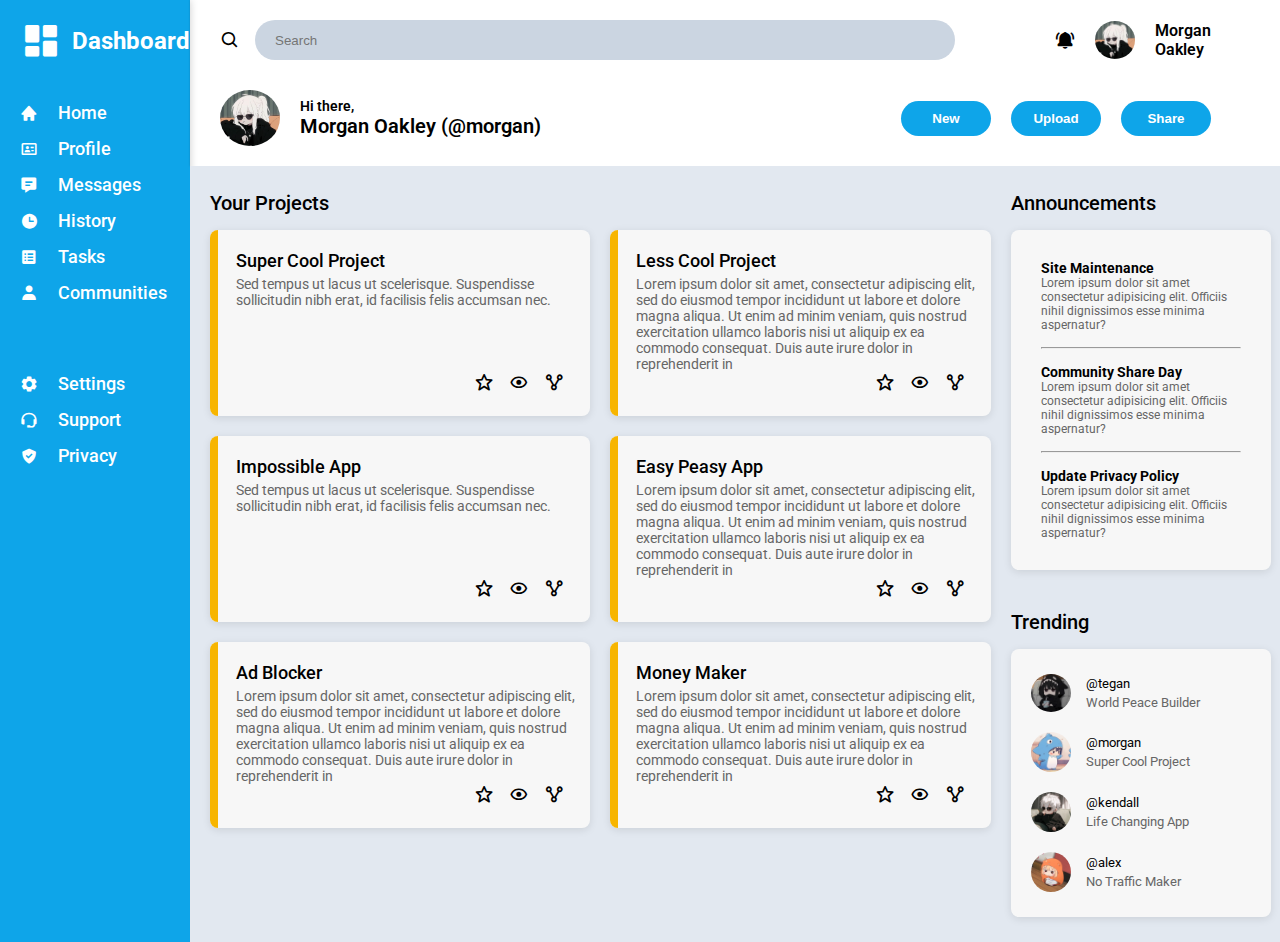
<file: Admin Dashboard/index.html>
<!DOCTYPE html>
<html lang="en">
<head>
    <meta charset="UTF-8">
    <meta name="viewport" content="width=device-width, initial-scale=1.0">
    <title>Admin Dashboard</title>
    <link rel="stylesheet" href="style.css">
    <link href='https://unpkg.com/boxicons@2.1.4/css/boxicons.min.css' rel='stylesheet'>
</head>
<body>
    <div class="container">
        <div class="side-bar">
            <div class="logo">
                <i class='bx bxs-dashboard'></i>
                <h2>Dashboard</h2>
            </div>

            <div class="main-link">
                <a href="#"><i class='bx bxs-home'></i> Home</a>
                <a href="#"><i class='bx bx-id-card'></i> Profile</a>
                <a href="#"><i class='bx bxs-message-detail'></i> Messages</a>
                <a href="#"><i class='bx bxs-time'></i> History</a>
                <a href="#"><i class='bx bxs-spreadsheet' ></i> Tasks</a>
                <a href="#"><i class='bx bxs-user'></i> Communities</a>
            </div>

            <div class="other-link">
                <a href="#"><i class='bx bxs-cog' ></i> Settings</a>
                <a href="#"><i class='bx bx-support'></i> Support</a>
                <a href="#"><i class='bx bxs-check-shield'></i> Privacy</a>
            </div>
        </div>

        <div class="main-content">
            <div class="top-main">
                <div class="search-bell-profile">
                    <div class="search-bar">
                        <i class='bx bx-search'></i>
                        <input type="text" placeholder="Search" name="search">
                    </div>

                    <div class="bell-profile">
                        <i class='bx bxs-bell-ring'></i>
                        <img src="./Assets/ดาวน์โหลด (16).jpg">
                        <p>Morgan Oakley</p>
                    </div>
                </div>

                <div class="feature">
                    <div class="user-name">
                        <img src="./Assets/ดาวน์โหลด (16).jpg">
                        <p>
                            Hi there,<br><span>Morgan Oakley (@morgan)</span>
                        </p>
                    </div>

                    <div class="buttons">
                        <button class="btn">New</button>
                        <button class="btn">Upload</button>
                        <button class="btn">Share</button>
                    </div>
                </div>
                
                
            </div>

            <div class="workspace">
                <div class="projects">
                    <h4>Your Projects</h4>
                    <div class="items">
                        <div class="card">
                            <div class="side-tape"></div>
                            <div class="card-content">
                                <h3>Super Cool Project</h3>
                                <p>
                                    Sed tempus ut lacus ut scelerisque.
                                    Suspendisse sollicitudin nibh erat, id facilisis felis accumsan nec.
                                </p>
                            </div>
                            <div class="icons">
                                <a href="#"><i class='bx bx-star'></i></a>
                                <a href="#"><i class='bx bx-show'></i></a>
                                <a href="#"><i class='bx bx-share-alt bx-rotate-270' ></i></a>
                            </div>
                        </div>

                        <div class="card">
                            <div class="side-tape"></div>
                            <div class="card-content">
                                <h3>Less Cool Project</h3>
                                <p>
                                    Lorem ipsum dolor sit amet, consectetur adipiscing elit, sed do eiusmod tempor incididunt ut labore et dolore magna aliqua.
                                    Ut enim ad minim veniam, quis nostrud exercitation ullamco laboris nisi ut aliquip ex ea commodo consequat.
                                    Duis aute irure dolor in reprehenderit in
                                </p>
                            </div>
                            <div class="icons">
                                <a href="#"><i class='bx bx-star'></i></a>
                                <a href="#"><i class='bx bx-show'></i></a>
                                <a href="#"><i class='bx bx-share-alt bx-rotate-270' ></i></a>
                            </div>
                        </div>

                        <div class="card">
                            <div class="side-tape"></div>
                            <div class="card-content">
                                <h3>Impossible App</h3>
                                <p>
                                    Sed tempus ut lacus ut scelerisque.
                                    Suspendisse sollicitudin nibh erat, id facilisis felis accumsan nec.
                                </p>
                            </div>
                            <div class="icons">
                                <a href="#"><i class='bx bx-star'></i></a>
                                <a href="#"><i class='bx bx-show'></i></a>
                                <a href="#"><i class='bx bx-share-alt bx-rotate-270' ></i></a>
                            </div>
                        </div>

                        <div class="card">
                            <div class="side-tape"></div>
                            <div class="card-content">
                                <h3>Easy Peasy App</h3>
                                <p>
                                    Lorem ipsum dolor sit amet, consectetur adipiscing elit, sed do eiusmod tempor incididunt ut labore et dolore magna aliqua.
                                    Ut enim ad minim veniam, quis nostrud exercitation ullamco laboris nisi ut aliquip ex ea commodo consequat.
                                    Duis aute irure dolor in reprehenderit in
                                </p>
                            </div>
                            <div class="icons">
                                <a href="#"><i class='bx bx-star'></i></a>
                                <a href="#"><i class='bx bx-show'></i></a>
                                <a href="#"><i class='bx bx-share-alt bx-rotate-270' ></i></a>
                            </div>
                        </div>

                        <div class="card">
                            <div class="side-tape"></div>
                            <div class="card-content">
                                <h3>Ad Blocker</h3>
                                <p>
                                    Lorem ipsum dolor sit amet, consectetur adipiscing elit, sed do eiusmod tempor incididunt ut labore et dolore magna aliqua.
                                    Ut enim ad minim veniam, quis nostrud exercitation ullamco laboris nisi ut aliquip ex ea commodo consequat.
                                    Duis aute irure dolor in reprehenderit in
                                </p>
                            </div>
                            <div class="icons">
                                <a href="#"><i class='bx bx-star'></i></a>
                                <a href="#"><i class='bx bx-show'></i></a>
                                <a href="#"><i class='bx bx-share-alt bx-rotate-270' ></i></a>
                            </div>
                        </div>

                        <div class="card">
                            <div class="side-tape"></div>
                            <div class="card-content">
                                <h3>Money Maker</h3>
                                <p>
                                    Lorem ipsum dolor sit amet, consectetur adipiscing elit, sed do eiusmod tempor incididunt ut labore et dolore magna aliqua.
                                    Ut enim ad minim veniam, quis nostrud exercitation ullamco laboris nisi ut aliquip ex ea commodo consequat.
                                    Duis aute irure dolor in reprehenderit in
                                </p>
                            </div>        
                            <div class="icons">
                                <a href="#"><i class='bx bx-star'></i></a>
                                <a href="#"><i class='bx bx-show'></i></a>
                                <a href="#"><i class='bx bx-share-alt bx-rotate-270' ></i></a>
                            </div>
                        </div>
                    </div>
                </div>

                <div class="right-side">
                    <h4>Announcements</h4>
                    <div class="announcement">
                        <h5>Site Maintenance</h5>
                        <p>
                            Lorem ipsum dolor sit amet consectetur adipisicing elit.
                            Officiis nihil dignissimos esse minima aspernatur?
                        </p>
                        <hr>

                        <h5>Community Share Day</h5>
                        <p>
                            Lorem ipsum dolor sit amet consectetur adipisicing elit.
                            Officiis nihil dignissimos esse minima aspernatur?
                        </p>
                        <hr>

                        <h5>Update Privacy Policy</h5>
                        <p>
                            Lorem ipsum dolor sit amet consectetur adipisicing elit.
                            Officiis nihil dignissimos esse minima aspernatur?
                        </p>
                    </div>

                    <div class="trending-part">
                        <h4>Trending</h4>
                        <div class="trending">
                            <div class="trending-project">
                                <img src="./Assets/dinosaur🖤2_2.jpg">
                                <div class="trending-account">
                                    <h5>@tegan</h5>
                                    <p>World Peace Builder</p>
                                </div>
                            </div>

                            <div class="trending-project">
                                <img src="./Assets/ดาวน์โหลด (15).jpg">
                                <div class="trending-account">
                                    <h5>@morgan</h5>
                                    <p>Super Cool Project</p>
                                </div>
                            </div>

                            <div class="trending-project">
                                <img src="./Assets/ดาวน์โหลด (17).jpg">
                                <div class="trending-account">
                                    <h5>@kendall</h5>
                                    <p>Life Changing App</p>
                                </div>
                            </div>

                            <div class="trending-project">
                                <img src="./Assets/𝐻𝑖𝑚𝑜𝑢𝑡𝑜! 𝑈𝑚𝑎𝑟𝑢-𝑐ℎ𝑎𝑛.jpg">
                                <div class="trending-account">
                                    <h5>@alex</h5>
                                    <p>No Traffic Maker</p>
                                </div>
                            </div>
                        </div>
                    </div>
                </div>
            </div>
        </div>
    </div>
    
</body>
</html>
</file>
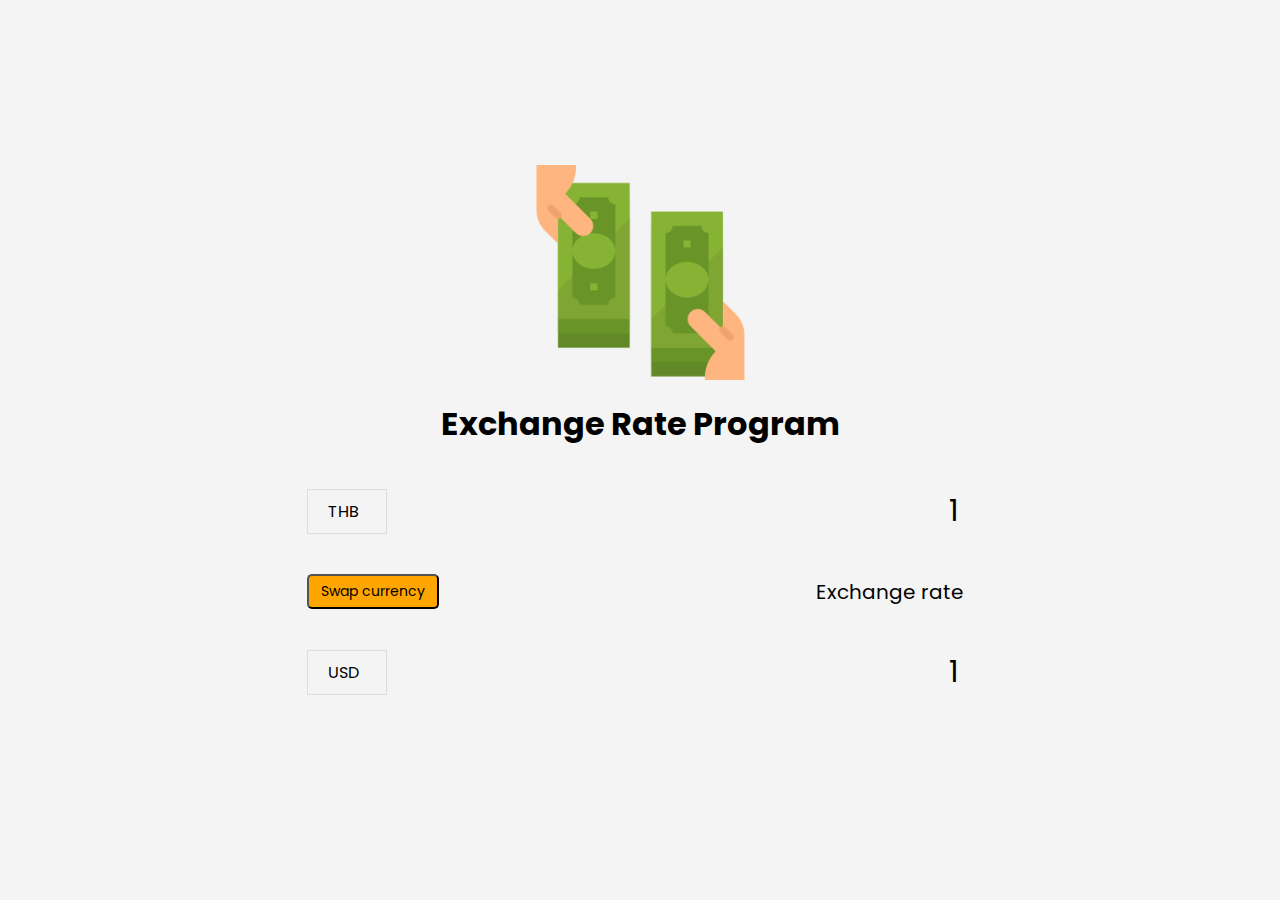
<file: Exchange Rate/index.html>
<!DOCTYPE html>
<html lang="en">
<head>
    <meta charset="UTF-8">
    <meta name="viewport" content="width=device-width, initial-scale=1.0">
    <title>Exchange Rate Program</title>
    <link rel="stylesheet" href="style.css">
</head>
<body>
    <img src="./Assets/money.png" class="money-img">
    <h1>Exchange Rate Program</h1>
    <div class="container">
        <div class="currency">
            <select name="" id="currency-one">
                <option value="AED">AED</option>
                <option value="ARS">ARS</option>
                <option value="AUD">AUD</option>
                <option value="BGN">BGN</option>
                <option value="BRL">BRL</option>
                <option value="BSD">BSD</option>
                <option value="CAD">CAD</option>
                <option value="CHF">CHF</option>
                <option value="CLP">CLP</option>
                <option value="CNY">CNY</option>
                <option value="COP">COP</option>
                <option value="CZK">CZK</option>
                <option value="DKK">DKK</option>
                <option value="DOP">DOP</option>
                <option value="EGP">EGP</option>
                <option value="EUR">EUR</option>
                <option value="FJD">FJD</option>
                <option value="GBP">GBP</option>
                <option value="GTQ">GTQ</option>
                <option value="HKD">HKD</option>
                <option value="HRK">HRK</option>
                <option value="HUF">HUF</option>
                <option value="IDR">IDR</option>
                <option value="ILS">ILS</option>
                <option value="INR">INR</option>
                <option value="ISK">ISK</option>
                <option value="JPY">JPY</option>
                <option value="KRW">KRW</option>
                <option value="KZT">KZT</option>
                <option value="MXN">MXN</option>
                <option value="MYR">MYR</option>
                <option value="NOK">NOK</option>
                <option value="NZD">NZD</option>
                <option value="PAB">PAB</option>
                <option value="PEN">PEN</option>
                <option value="PHP">PHP</option>
                <option value="PKR">PKR</option>
                <option value="PLN">PLN</option>
                <option value="PYG">PYG</option>
                <option value="RON">RON</option>
                <option value="RUB">RUB</option>
                <option value="SAR">SAR</option>
                <option value="SEK">SEK</option>
                <option value="SGD">SGD</option>
                <option value="THB" selected>THB</option>
                <option value="TRY">TRY</option>
                <option value="TWD">TWD</option>
                <option value="UAH">UAH</option>
                <option value="USD">USD</option>
                <option value="UYU">UYU</option>
                <option value="VND">VND</option>
                <option value="ZAR">ZAR</option>
            </select>
            <input type="number" id="amount-one" value="1">
        </div>
        <div class="swap-container">
            <button class="btn" id="btn">Swap currency</button>
            <div class="rate" id="rate">
                Exchange rate 
            </div>
        </div>
        <div class="currency">
            <select name="" id="currency-two">
                <option value="AED">AED</option>
                <option value="ARS">ARS</option>
                <option value="AUD">AUD</option>
                <option value="BGN">BGN</option>
                <option value="BRL">BRL</option>
                <option value="BSD">BSD</option>
                <option value="CAD">CAD</option>
                <option value="CHF">CHF</option>
                <option value="CLP">CLP</option>
                <option value="CNY">CNY</option>
                <option value="COP">COP</option>
                <option value="CZK">CZK</option>
                <option value="DKK">DKK</option>
                <option value="DOP">DOP</option>
                <option value="EGP">EGP</option>
                <option value="EUR">EUR</option>
                <option value="FJD">FJD</option>
                <option value="GBP">GBP</option>
                <option value="GTQ">GTQ</option>
                <option value="HKD">HKD</option>
                <option value="HRK">HRK</option>
                <option value="HUF">HUF</option>
                <option value="IDR">IDR</option>
                <option value="ILS">ILS</option>
                <option value="INR">INR</option>
                <option value="ISK">ISK</option>
                <option value="JPY">JPY</option>
                <option value="KRW">KRW</option>
                <option value="KZT">KZT</option>
                <option value="MXN">MXN</option>
                <option value="MYR">MYR</option>
                <option value="NOK">NOK</option>
                <option value="NZD">NZD</option>
                <option value="PAB">PAB</option>
                <option value="PEN">PEN</option>
                <option value="PHP">PHP</option>
                <option value="PKR">PKR</option>
                <option value="PLN">PLN</option>
                <option value="PYG">PYG</option>
                <option value="RON">RON</option>
                <option value="RUB">RUB</option>
                <option value="SAR">SAR</option>
                <option value="SEK">SEK</option>
                <option value="SGD">SGD</option>
                <option value="THB">THB</option>
                <option value="TRY">TRY</option>
                <option value="TWD">TWD</option>
                <option value="UAH">UAH</option>
                <option value="USD" selected>USD</option>
                <option value="UYU">UYU</option>
                <option value="VND">VND</option>
                <option value="ZAR">ZAR</option>
            </select>
            <input type="number" id="amount-two" value="1">
        </div>
    </div>
    <script src="./index.js"></script>
</body>
</html>
</file>
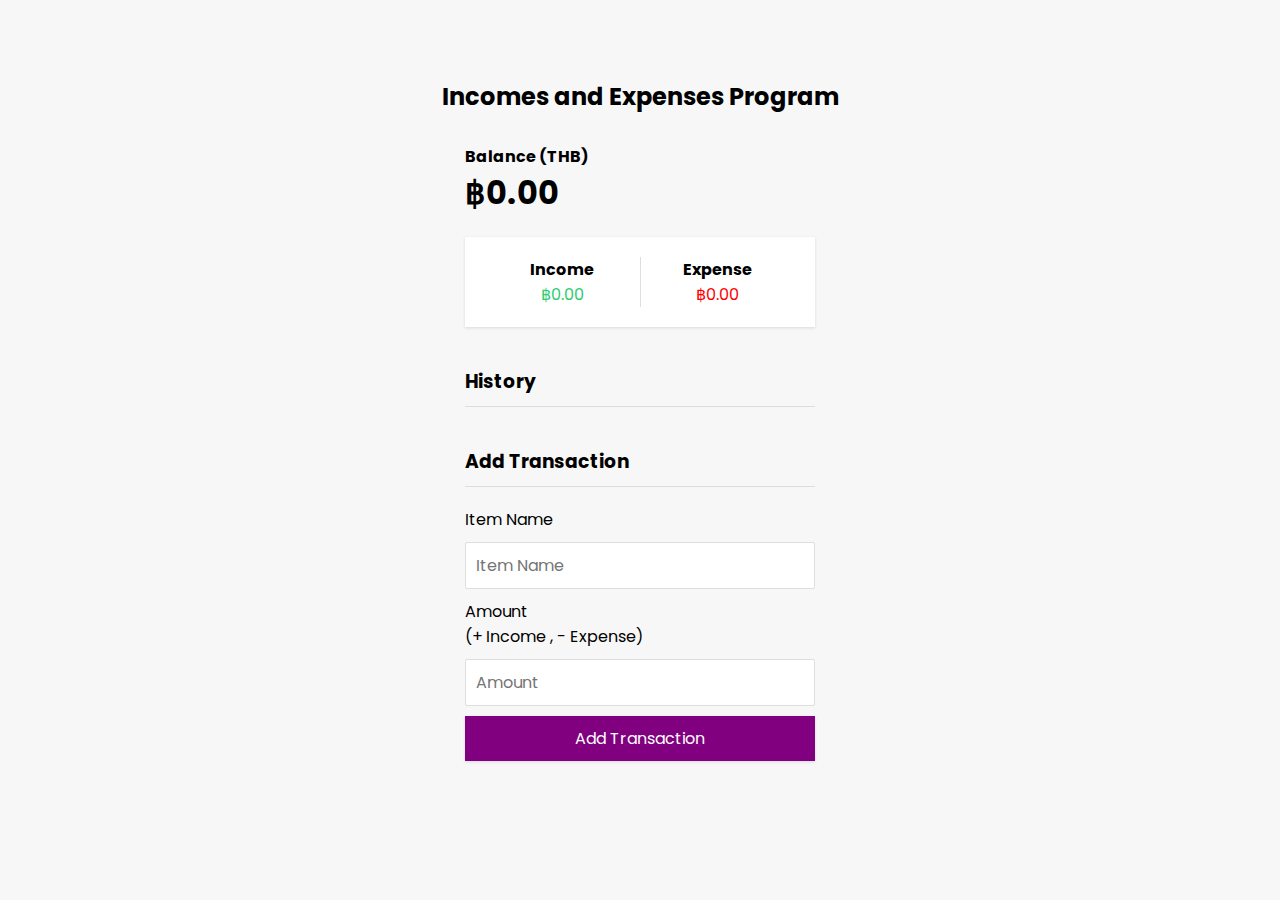
<file: Income & Expense/index.html>
<!DOCTYPE html>
<html lang="en">
<head>
    <meta charset="UTF-8">
    <meta name="viewport" content="width=device-width, initial-scale=1.0">
    <link rel="stylesheet" href="style.css">
    <title>Income & Expense Program</title>
</head>

<body>
    <h2>Incomes and Expenses Program</h2>
    <div class="container">
        <h4>Balance (THB)</h4>
        <h1 id="balance">฿0.00</h1>
        
        <div class="income-expense-container">
            <div>
                <h4>Income</h4>
                <p id="money-plus" class="money plus">฿5000</p>
            </div>

            <div>
                <h4>Expense</h4>
                <p id="money-minus" class="money minus">฿200</p>
            </div>
        </div>

        <h3>History</h3>
        <ul id="list" class="list">
            <!-- <li class="minus">Fixed Car<span> -฿400</span>
                <button class="delete-btn">X</button>
            </li>
            
            <li class="plus">Salary<span> +฿40000</span>
                <button class="delete-btn">X</button>
            </li> -->
            
        </ul>

        <h3>Add Transaction</h3>
        <form id="form">
            <div class="form-control">
                <label for="text">Item Name</label>
                <input type="text" id="text" placeholder="Item Name">
            </div>

            <div class="form-control">
                <label for="amount">Amount <br>
                    (+ Income , - Expense)
                </label>
                <input type="number" id="amount" placeholder="Amount">
            </div>
            <button class="btn">Add Transaction</button>
        </form>
    </div>


    <script src="./index.js"></script>
</body>

</html>
</file>
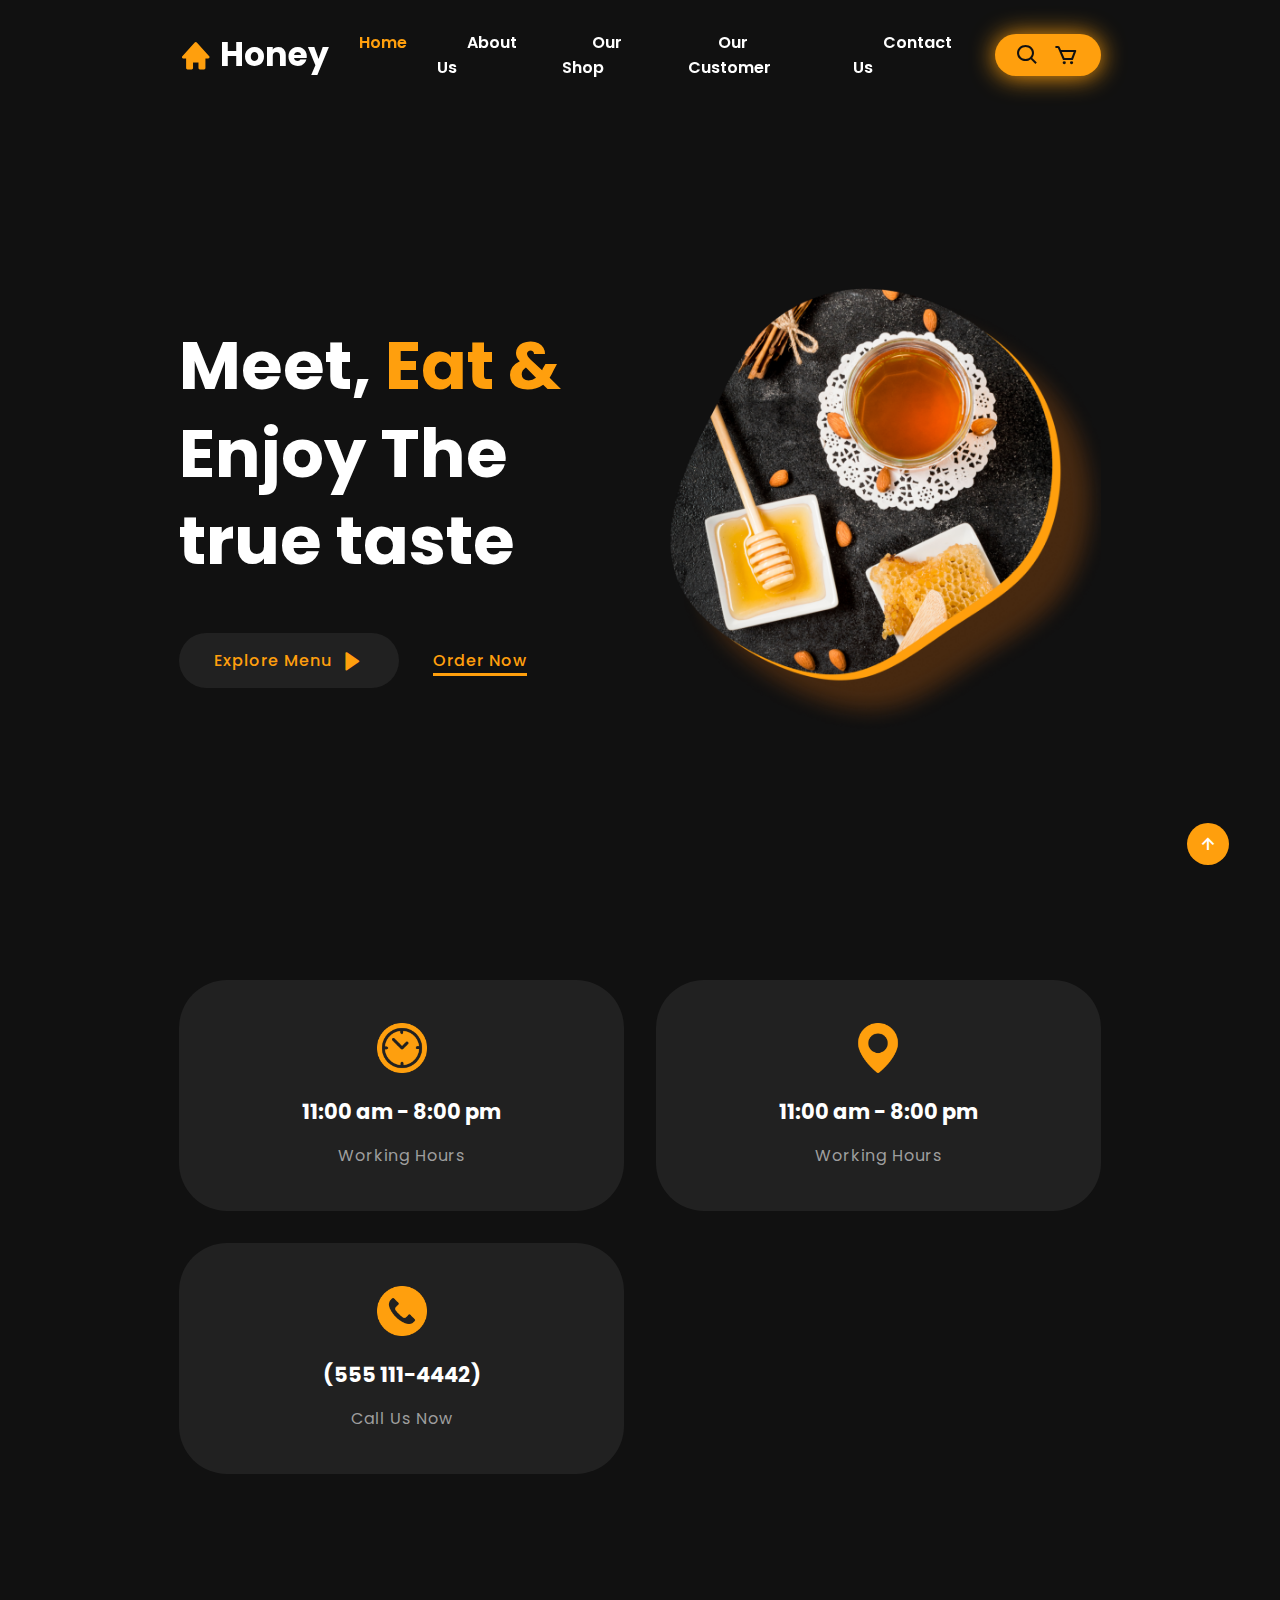
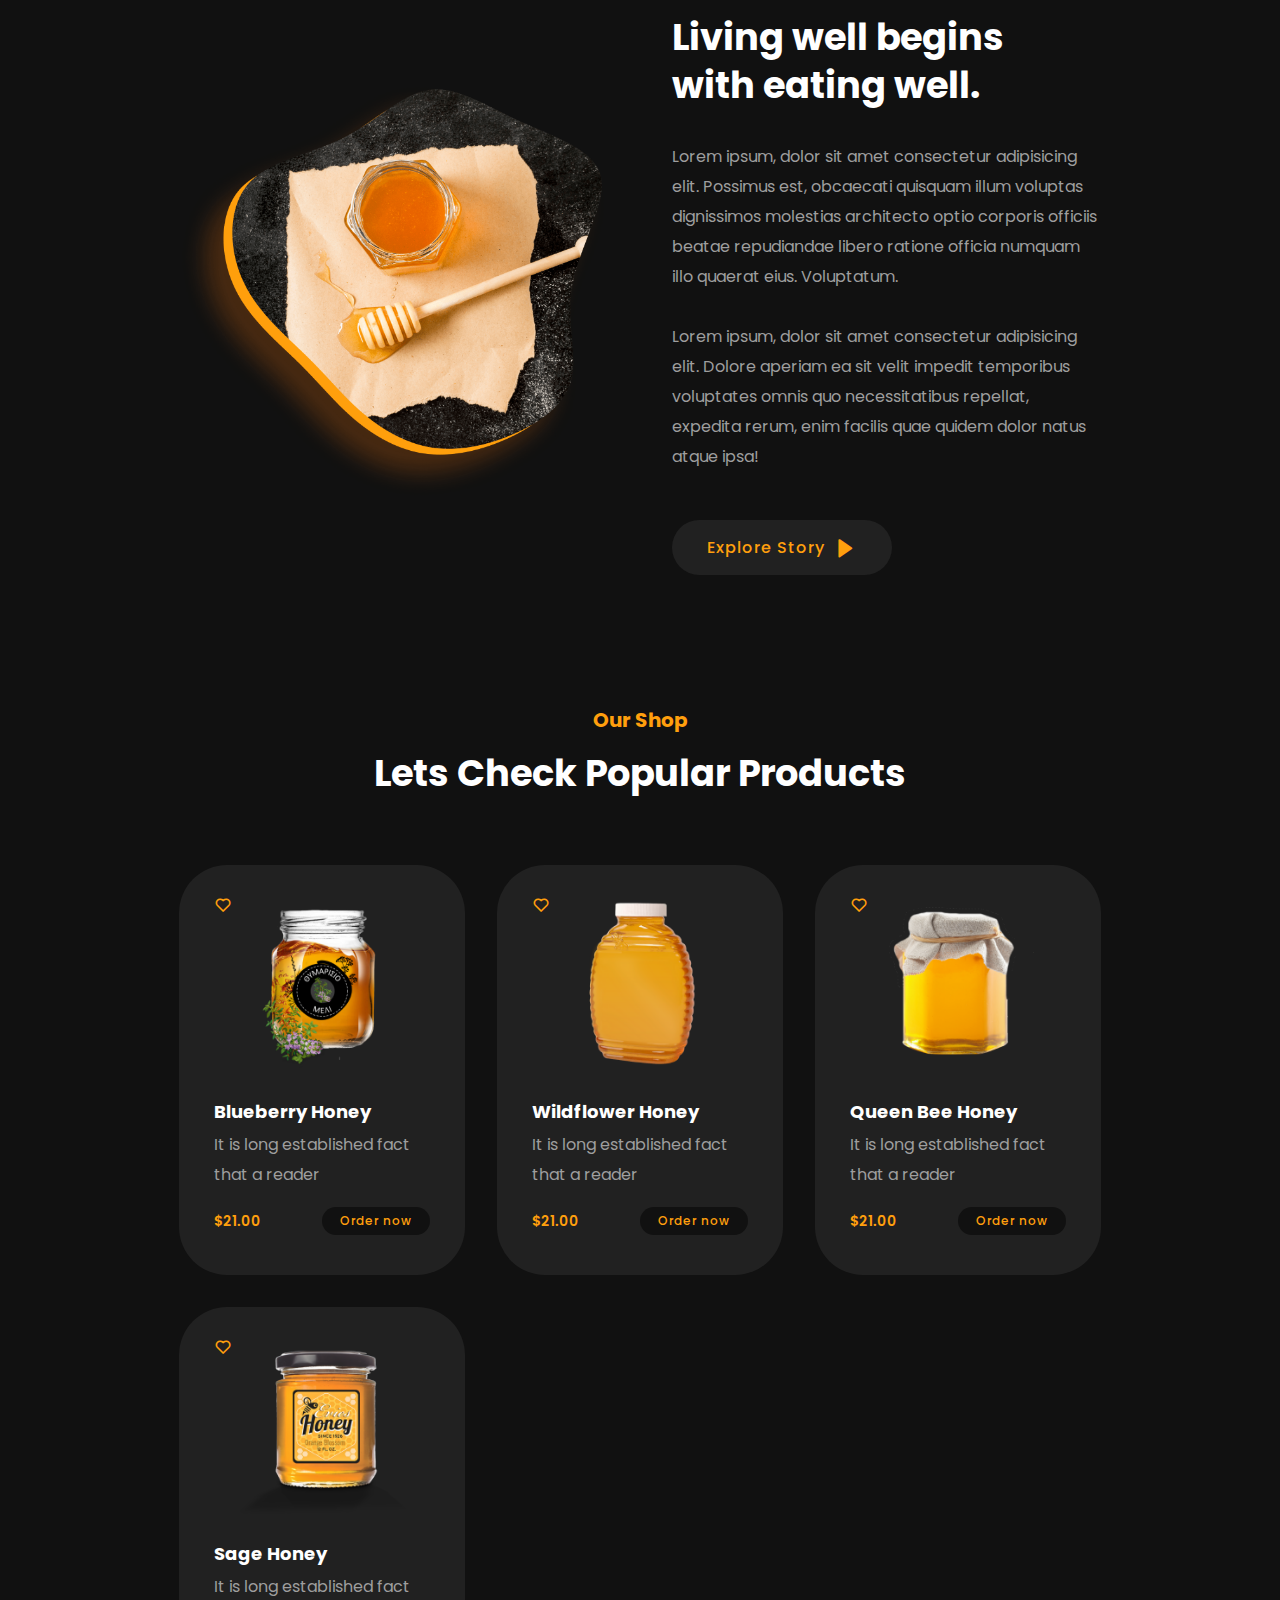
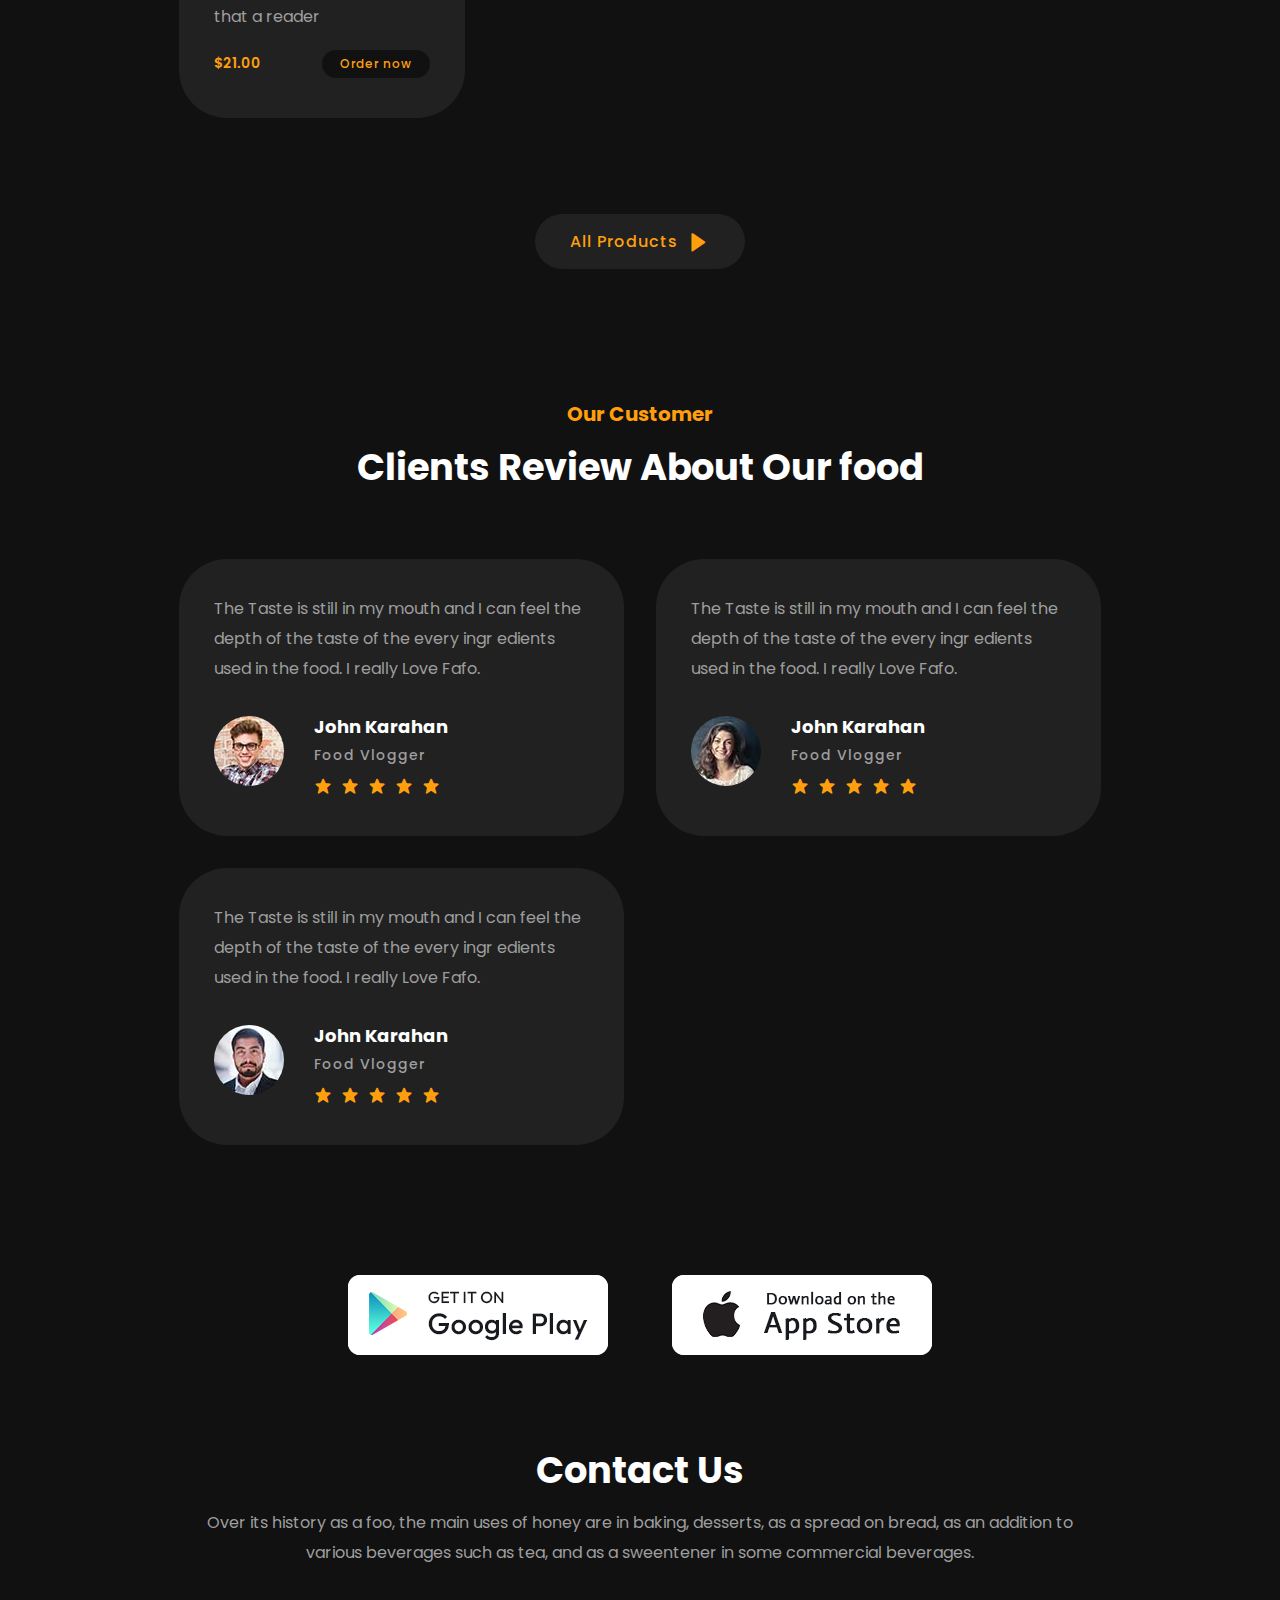
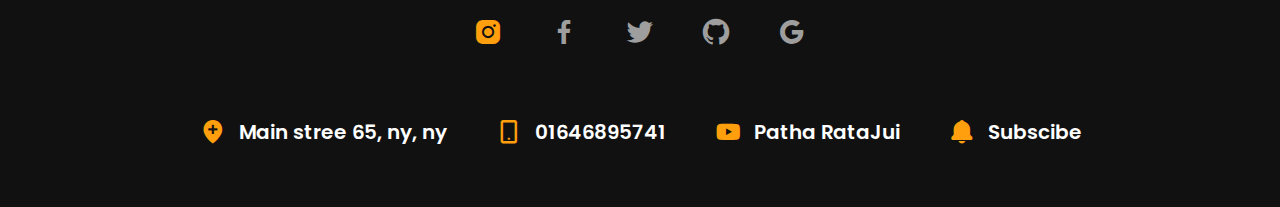
<file: Responsive Restaurant website/index.html>
<!DOCTYPE html>
<html lang="en">
<head>
    <meta charset="UTF-8">
    <meta name="viewport" content="width=device-width, initial-scale=1.0">
    <title>Honey Website Design</title>
    <link rel="stylesheet" href="style.css">
    <link href='https://unpkg.com/boxicons@2.1.4/css/boxicons.min.css' rel='stylesheet'>
</head>
<body>
    <header>
        <a href="#" class="logo"><i class='bx bxs-home'></i>Honey</a>

        <ul class="navlist">
            <li><a href="#home" class="active">Home</a></li>
            <li><a href="#about">About Us</a></li>
            <li><a href="#shop">Our Shop</a></li>
            <li><a href="#review">Our Customer</a></li>
            <li><a href="#contact">Contact Us</a></li>
        </ul>

        <div class="nav-icons">
            <a href="#"><i class='bx bx-search' ></i></a>
            <a href="#"><i class='bx bx-cart' ></i></a>
            <div class="bx bx-menu" id="menu-icon"></div>
        </div>
    </header>

    <section class="home" id="home">
        <div class="home-text">
            <h1>Meet, <span>Eat &</span> <br>Enjoy The true taste</h1>
            <a href="#" class="btn">Explore Menu<i class='bx bxs-right-arrow' ></i></a>
            <a href="#" class="btn2">Order Now</a>
        </div>

        <div class="home-img">
            <img src="./Assets/hero.png">
        </div>
    </section>

    <section class="container">
        <div class="container-box">
            <img src="./Assets/c1.png">
            <h3>11:00 am - 8:00 pm</h3>
            <a href="#">Working Hours</a>
        </div>

        <div class="container-box">
            <img src="./Assets/c2.png">
            <h3>11:00 am - 8:00 pm</h3>
            <a href="#">Working Hours</a>
        </div>

        <div class="container-box">
            <img src="./Assets/c3.png">
            <h3>(555 111-4442)</h3>
            <a href="#">Call Us Now</a>
        </div>
    </section>

    <section class="about" id="about">
        <div class="about-img">
            <img src="./Assets/about.png">
        </div>

        <div class="about-text">
            <h2>Living well begins <br> with eating well.</h2>
            <p>
                Lorem ipsum, dolor sit amet consectetur adipisicing elit. Possimus est, obcaecati quisquam illum voluptas 
                dignissimos molestias architecto optio corporis officiis beatae repudiandae libero ratione officia numquam 
                illo quaerat eius. Voluptatum.<br> <br>Lorem ipsum, dolor sit amet consectetur adipisicing elit. Dolore 
                aperiam ea sit velit impedit temporibus voluptates omnis quo necessitatibus repellat, expedita rerum, enim 
                facilis quae quidem dolor natus atque ipsa!
            </p>
            <a href="#" class="btn">Explore Story<i class='bx bxs-right-arrow' ></i></a>
        </div>
    </section>

    <section class="shop" id="shop">
        <div class="middle-text">
            <h4>Our Shop</h4>
            <h2>Lets Check Popular Products</h2>
        </div>

        <div class="shop-content">
            <div class="row">
                <img src="./Assets/p1.png" >
                <h3>Blueberry Honey</h3>
                <p>It is long established fact that a reader</p>
                <div class="in-text">
                    <div class="price">
                        <h6>$21.00</h6>
                    </div>
                    <div class="s-btnn">
                        <a href="#">Order now</a>
                    </div>
                </div>
    
                <div class="top-icon">
                    <a href="#"><i class='bx bx-heart'></i></a>
                </div>
            </div>
    
            <div class="row">
                <img src="./Assets/p2.png" >
                <h3>Wildflower Honey</h3>
                <p>It is long established fact that a reader</p>
                <div class="in-text">
                    <div class="price">
                        <h6>$21.00</h6>
                    </div>
                    <div class="s-btnn">
                        <a href="#">Order now</a>
                    </div>
                </div>
    
                <div class="top-icon">
                    <a href="#"><i class='bx bx-heart'></i></a>
                </div>
            </div>
    
            <div class="row">
                <img src="./Assets/p3.png" >
                <h3>Queen Bee Honey</h3>
                <p>It is long established fact that a reader</p>
                <div class="in-text">
                    <div class="price">
                        <h6>$21.00</h6>
                    </div>
                    <div class="s-btnn">
                        <a href="#">Order now</a>
                    </div>
                </div>
    
                <div class="top-icon">
                    <a href="#"><i class='bx bx-heart'></i></a>
                </div>
            </div>
    
            <div class="row">
                <img src="./Assets/p4.png" >
                <h3>Sage Honey</h3>
                <p>It is long established fact that a reader</p>
                <div class="in-text">
                    <div class="price">
                        <h6>$21.00</h6>
                    </div>
                    <div class="s-btnn">
                        <a href="#">Order now</a>
                    </div>
                </div>
    
                <div class="top-icon">
                    <a href="#"><i class='bx bx-heart'></i></a>
                </div>
            </div>
        </div>

        <div class="row-btn">
            <a href="#" class="btn">All Products<i class='bx bxs-right-arrow' ></i></a>
        </div>
        
    </section>

    <section class="review" id="review">
        <div class="middle-text">
            <h4>Our Customer</h4>
            <h2>Clients Review About Our food</h2>
        </div>

        <div class="review-content">
            <div class="box">
                <p>
                    The Taste is still in my mouth and I can feel the depth of the taste of
                    the every ingr edients used in the food. I really Love Fafo.
                </p>
                <div class="in-box">
                    <div class="bx-img">
                        <img src="./Assets/r1.jpg">
                    </div>
                    <div class="bxx-text">
                        <h4>John Karahan</h4>
                        <h5>Food Vlogger</h5>
                        <div class="ratings">
                            <a href="#"><i class='bx bxs-star'></i></a>
                            <a href="#"><i class='bx bxs-star'></i></a>
                            <a href="#"><i class='bx bxs-star'></i></a>
                            <a href="#"><i class='bx bxs-star'></i></a>
                            <a href="#"><i class='bx bxs-star'></i></a>
                        </div>
                    </div>
                </div>
            </div>

            <div class="box">
                <p>
                    The Taste is still in my mouth and I can feel the depth of the taste of
                    the every ingr edients used in the food. I really Love Fafo.
                </p>
                <div class="in-box">
                    <div class="bx-img">
                        <img src="./Assets/r2.jpg">
                    </div>
                    <div class="bxx-text">
                        <h4>John Karahan</h4>
                        <h5>Food Vlogger</h5>
                        <div class="ratings">
                            <a href="#"><i class='bx bxs-star'></i></a>
                            <a href="#"><i class='bx bxs-star'></i></a>
                            <a href="#"><i class='bx bxs-star'></i></a>
                            <a href="#"><i class='bx bxs-star'></i></a>
                            <a href="#"><i class='bx bxs-star'></i></a>
                        </div>
                    </div>
                </div>
            </div>

            <div class="box">
                <p>
                    The Taste is still in my mouth and I can feel the depth of the taste of
                    the every ingr edients used in the food. I really Love Fafo.
                </p>
                <div class="in-box">
                    <div class="bx-img">
                        <img src="./Assets/r3.jpg">
                    </div>
                    <div class="bxx-text">
                        <h4>John Karahan</h4>
                        <h5>Food Vlogger</h5>
                        <div class="ratings">
                            <a href="#"><i class='bx bxs-star'></i></a>
                            <a href="#"><i class='bx bxs-star'></i></a>
                            <a href="#"><i class='bx bxs-star'></i></a>
                            <a href="#"><i class='bx bxs-star'></i></a>
                            <a href="#"><i class='bx bxs-star'></i></a>
                        </div>
                    </div>
                </div>
            </div>
        </div>
    </section>

    <section class="contact" id="contact">
        <div class="contact-content">
            <div class="contact-img">
                <div class="c-one">
                    <img src=".//Assets/f1.png">
                </div>
                <div class="c-one">
                    <img src=".//Assets/f2.png">
                </div>
            </div>

            <div class="contact-text">
                <h2>Contact Us</h2>
                <p>
                    Over its history as a foo, the main uses of honey are in baking, 
                    desserts, as a spread on bread, as an addition to various beverages 
                    such as tea, and as a sweentener in some commercial beverages.
                </p>
                <div class="social">
                    <a href="#" class="clr"><i class='bx bxl-instagram-alt'></i></a>
                    <a href="#"><i class='bx bxl-facebook' ></i></a>
                    <a href="#"><i class='bx bxl-twitter' ></i></a>
                    <a href="#"><i class='bx bxl-github' ></i></a>
                    <a href="#"><i class='bx bxl-google' ></i></a>
                </div>
            </div>

            <div class="details">
                <div class="main-d">
                    <a href="#"><i class='bx bxs-location-plus' ></i>Main stree 65, ny, ny</a>
                </div>

                <div class="main-d">
                    <a href="#"><i class='bx bx-mobile-alt'></i>01646895741</a>
                </div>

                <div class="main-d">
                    <a href="#"><i class='bx bxl-youtube' ></i>Patha RataJui</a>
                </div>

                <div class="main-d">
                    <a href="#"><i class='bx bxs-bell' ></i>Subscibe</a>
                </div>
            </div>
        </div>
    </section>

    <div class="scroll" id="scroll">
        <a href="#"><i class='bx bx-up-arrow-alt' ></i></a>
    </div>



    <script src="index.js" charset="UTF-8"></script>
</body>
</html>
</file>
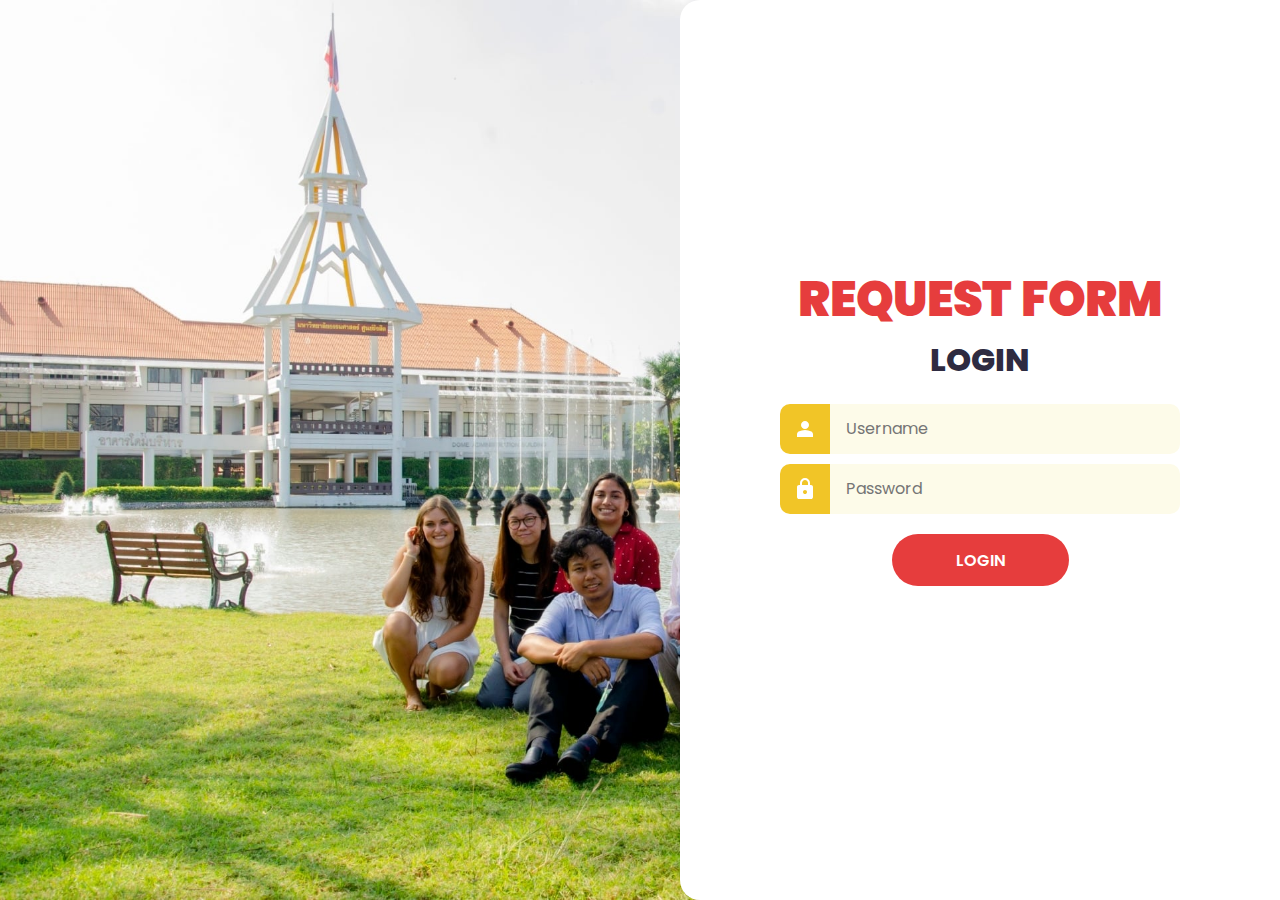
<file: ThammasatLogin/index.html>
<!DOCTYPE html>
<html lang="en">
<head>
    <meta charset="UTF-8">
    <meta name="viewport" content="width=device-width, initial-scale=1.0">
    <link rel="stylesheet" href="style.css">
    <title>Thammasat Login</title>
</head>
<body>
    <div class="wrapper">
        <h1>Request Form</h1>
        <h2>Login</h2>
        <p id="error-message"></p>
        <form id="form">
            <div>
                <label for="username-input">
                    <svg xmlns="http://www.w3.org/2000/svg" height="24px" viewBox="0 -960 960 960" width="24px" fill="#000000"><path d="M480-480q-66 0-113-47t-47-113q0-66 47-113t113-47q66 0 113 47t47 113q0 66-47 113t-113 47ZM160-160v-112q0-34 17.5-62.5T224-378q62-31 126-46.5T480-440q66 0 130 15.5T736-378q29 15 46.5 43.5T800-272v112H160Z"/></svg>
                </label>
                <input type="text" name="username" id="username-input" placeholder="Username">
            </div>
            <div>
                <label for="password-input">
                    <svg xmlns="http://www.w3.org/2000/svg" height="24px" viewBox="0 -960 960 960" width="24px" fill="#000000"><path d="M240-80q-33 0-56.5-23.5T160-160v-400q0-33 23.5-56.5T240-640h40v-80q0-83 58.5-141.5T480-920q83 0 141.5 58.5T680-720v80h40q33 0 56.5 23.5T800-560v400q0 33-23.5 56.5T720-80H240Zm240-200q33 0 56.5-23.5T560-360q0-33-23.5-56.5T480-440q-33 0-56.5 23.5T400-360q0 33 23.5 56.5T480-280ZM360-640h240v-80q0-50-35-85t-85-35q-50 0-85 35t-35 85v80Z"/></svg>
                </label>
                <input type="password" name="password" id="password-input" placeholder="Password">
            </div>
            <button type="submit">Login</button>
        </form>
    </div>

    <script src="./script.js"></script>
</body>
</html>
</file>
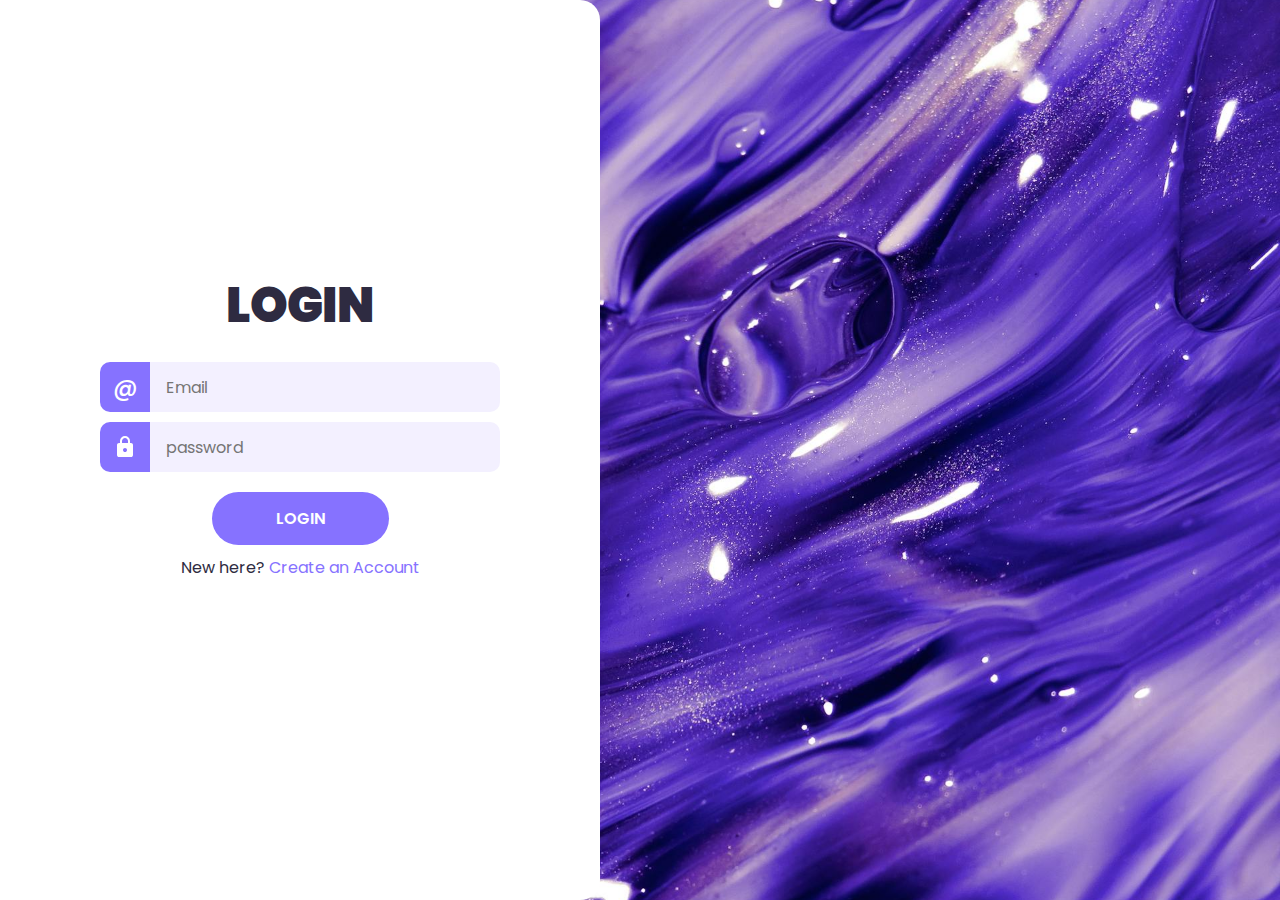
<file: Sign Up & Login/login.html>
<!DOCTYPE html>
<html lang="en">
<head>
    <meta charset="UTF-8">
    <meta name="viewport" content="width=device-width, initial-scale=1.0">
    <link rel="stylesheet" href="style.css">
    <script type="text/javascript" src="./validation.js" defer></script>
    <title>Login</title>
</head>
<body>
    <div class="wrapper">
        <h1>Login</h1>
        <p id="error-message"></p>
        <form id="form">
            <div>
                <label for="email-input">
                    <span>@</span>
                </label>
                <input type="email" name="email" id="email-input" placeholder="Email">
            </div>
            <div>
                <label for="password">
                    <svg xmlns="http://www.w3.org/2000/svg" height="24px" viewBox="0 -960 960 960" width="24px" fill="#000000"><path d="M240-80q-33 0-56.5-23.5T160-160v-400q0-33 23.5-56.5T240-640h40v-80q0-83 58.5-141.5T480-920q83 0 141.5 58.5T680-720v80h40q33 0 56.5 23.5T800-560v400q0 33-23.5 56.5T720-80H240Zm240-200q33 0 56.5-23.5T560-360q0-33-23.5-56.5T480-440q-33 0-56.5 23.5T400-360q0 33 23.5 56.5T480-280ZM360-640h240v-80q0-50-35-85t-85-35q-50 0-85 35t-35 85v80Z"/></svg>
                </label>
                <input type="password" name="password" id="password-input" placeholder="password">
            </div>
            <button type="submit">Login</button>
            <p>New here? <a href="signup.html">Create an Account</a></p>
        </form>
    </div>
</body>
</html>
</file>
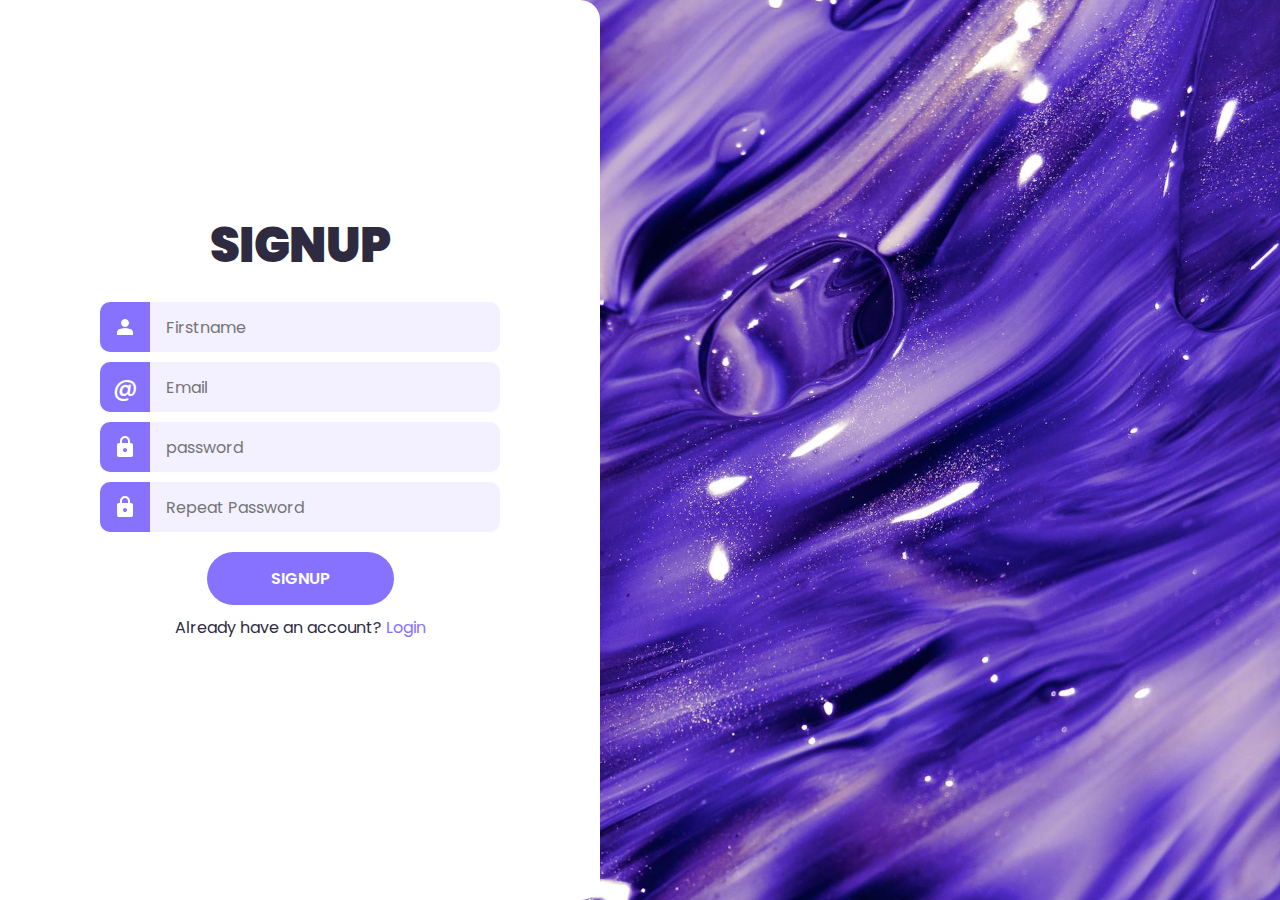
<file: Sign Up & Login/signup.html>
<!DOCTYPE html>
<html lang="en">
<head>
    <meta charset="UTF-8">
    <meta name="viewport" content="width=device-width, initial-scale=1.0">
    <link rel="stylesheet" href="style.css">
    <script type="text/javascript" src="./validation.js" defer></script>
    <title>Sign Up</title>
</head>
<body>
    <div class="wrapper">
        <h1>Signup</h1>
        <p id="error-message"></p>
        <form id="form">
            <div>
                <label for="firstname-input">
                    <svg xmlns="http://www.w3.org/2000/svg" height="24px" viewBox="0 -960 960 960" width="24px" fill="#000000"><path d="M480-480q-66 0-113-47t-47-113q0-66 47-113t113-47q66 0 113 47t47 113q0 66-47 113t-113 47ZM160-160v-112q0-34 17.5-62.5T224-378q62-31 126-46.5T480-440q66 0 130 15.5T736-378q29 15 46.5 43.5T800-272v112H160Z"/></svg>
                </label>
                <input type="text" name="firstname" id="firstname-input" placeholder="Firstname">
            </div>
            <div>
                <label for="email-input">
                    <span>@</span>
                </label>
                <input type="email" name="email" id="email-input" placeholder="Email">
            </div>
            <div>
                <label for="password">
                    <svg xmlns="http://www.w3.org/2000/svg" height="24px" viewBox="0 -960 960 960" width="24px" fill="#000000"><path d="M240-80q-33 0-56.5-23.5T160-160v-400q0-33 23.5-56.5T240-640h40v-80q0-83 58.5-141.5T480-920q83 0 141.5 58.5T680-720v80h40q33 0 56.5 23.5T800-560v400q0 33-23.5 56.5T720-80H240Zm240-200q33 0 56.5-23.5T560-360q0-33-23.5-56.5T480-440q-33 0-56.5 23.5T400-360q0 33 23.5 56.5T480-280ZM360-640h240v-80q0-50-35-85t-85-35q-50 0-85 35t-35 85v80Z"/></svg>
                </label>
                <input type="password" name="password" id="password-input" placeholder="password">
            </div>
            <div>
                <label for="repeat-password-input">
                    <svg xmlns="http://www.w3.org/2000/svg" height="24px" viewBox="0 -960 960 960" width="24px" fill="#000000"><path d="M240-80q-33 0-56.5-23.5T160-160v-400q0-33 23.5-56.5T240-640h40v-80q0-83 58.5-141.5T480-920q83 0 141.5 58.5T680-720v80h40q33 0 56.5 23.5T800-560v400q0 33-23.5 56.5T720-80H240Zm240-200q33 0 56.5-23.5T560-360q0-33-23.5-56.5T480-440q-33 0-56.5 23.5T400-360q0 33 23.5 56.5T480-280ZM360-640h240v-80q0-50-35-85t-85-35q-50 0-85 35t-35 85v80Z"/></svg>
                </label>
                <input type="password" name="repeat-password" id="repeat-password-input" placeholder="Repeat Password">
            </div>
            <button type="submit">Signup</button>
            <p>Already have an account? <a href="login.html">Login</a></p>
        </form>
    </div>
</body>
</html>
</file>
<file: Admin Dashboard/style.css>
@import url('https://fonts.googleapis.com/css2?family=Inter:wght@100..900&family=Poppins:ital,wght@0,100;0,200;0,300;0,400;0,500;0,600;0,700;0,800;0,900;1,100;1,200;1,300;1,400;1,500;1,600;1,700;1,800;1,900&family=Quicksand:wght@300..700&family=Roboto:ital,wght@0,100;0,300;0,400;0,500;0,700;0,900;1,100;1,300;1,400;1,500;1,700;1,900&display=swap');
* {
    padding: 0;
    margin: 0;
    outline: none;
    box-sizing: border-box;
}

body{
    font-family: 'Roboto',sans-serif;
}

.container{
    display: grid;
    grid-template-columns: 1fr 5fr;
    height: 100vh;
}

.container .side-bar{
    background-color: #0ea5e9;
    box-shadow: 0 0 8px 0 rgba(0, 0, 0, 0.2);
}

.side-bar .logo{
    display: flex;
    align-items: center;
    gap: 10px;
    margin-left: 20px;
    margin-top: 20px;
    color: #fff;
}

.side-bar .logo i{
    font-size: 42px;
}

.side-bar .main-link{
    display: flex;
    flex-direction: column;
    margin-left: 20px;
    margin-top: 40px;
    gap: 15px;
}

.side-bar .main-link a{
    display: flex;
    align-items: center;
    gap: 20px;
    text-decoration: none;
    color: #fff;
    font-size: 18px;
    font-weight: 500;
}

.side-bar .other-link{
    display: flex;
    flex-direction: column;
    margin-left: 20px;
    margin-top: 70px;
    gap: 15px;
}

.side-bar .other-link a{
    display: flex;
    align-items: center;
    gap: 20px;
    text-decoration: none;
    color: #fff;
    font-size: 18px;
    font-weight: 500;
}

.top-main .search-bell-profile .bell-profile img{
    width: 40px;
    border-radius: 50%;
}

.main-content .top-main{
    display: flex;
    flex-direction: column;
    justify-content: center;
    padding-top: 20px;
    padding-left: 30px;
    padding-right: 80px;
    padding-bottom: 20px;
    box-shadow: 0 0 2px 0 rgba(0, 0, 0, 0.2);
}

.top-main .search-bell-profile{
    display: flex;
    justify-content: space-between;
    align-items: center;
    gap: 100px;
}

.top-main .search-bell-profile .search-bar{
    display: flex;
    align-items: center;
    gap: 15px;
}

.top-main .search-bell-profile .search-bar i{
    font-size: 20px;
    font-weight: 500;
}

.top-main .search-bell-profile .search-bar input{
    background-color: #cbd5e1;
    border: none;
    border-radius: 100px;
    height: 30px;
    width: 700px;
}

.top-main .search-bell-profile .search-bar input{
    padding: 20px;
}

.top-main .search-bell-profile .bell-profile{
    display: flex;
    align-items: center;
    justify-content: space-between;
    gap: 20px;
}

.top-main .search-bell-profile .bell-profile i{
    font-size: 20px;
    font-weight: 500;
}

.top-main .search-bell-profile .bell-profile p{
    font-size: 16px;
    font-weight: 600;
}

.top-main .feature .user-name img{
    width: 60px;
    border-radius: 50%;
}

.top-main .feature{
    display: flex;
    justify-content: space-between;
    margin-top: 30px;
}

.top-main .feature .user-name{
    display: flex;
    align-items: center;
    gap: 20px;
}

.top-main .feature .user-name p{
    font-size: 14px;
    font-weight: 600;
}

.top-main .feature .user-name span{
    font-size: 20px;
}

.top-main .feature .buttons{
    display: flex;
    align-items: center;
    gap: 20px;
}

.top-main .feature .buttons .btn{
    padding: 10px 20px;
    border-radius: 20px;
    border: none;
    background-color: #0ea5e9;
    color: #fff;
    font-weight: 600;
    width: 90px;
    cursor: pointer;
}

.main-content .workspace{
    display: grid;
    grid-template-columns: 3fr 1fr;
    gap: 20px;
    background-color: #e2e8f0;
    padding: 25px 20px;
}

.main-content .workspace h4{
    font-size: 20px;
    font-weight: 500;
}

.main-content .workspace .items{
    display: grid;
    grid-template-columns: 1fr 1fr;
    grid-template-rows: 1fr 1fr 1fr;
    gap: 20px;
    margin-top: 15px;
}

.main-content .workspace .items .card{
    background-color: #f7f7f7;
    display: flex;
    justify-content:space-between;
    flex-direction: column;
    padding: 20px 10px;
    border-radius: 8px;
    box-shadow: 0 2px 8px rgba(0, 0, 0, 0.1);
    position: relative;
}

.main-content .workspace .items .card .side-tape{
    background-color: #f7b500;
    width: 8px; 
    height: 100%; 
    border-radius: 8px 0 0 8px; 
    position: absolute;
    left: 0;
    top: 0;
    bottom: 0;
}

.main-content .workspace .items .card .card-content{
    margin-left: 16px;
}

.main-content .workspace .items .card .card-content h3{
    font-size: 18px;
    font-weight: 500;
    margin-bottom: 5px;
}

.main-content .workspace .items .card .card-content p{
    font-size: 14px;
    color: #666;
}

.main-content .workspace .items .card .icons{
    display: flex;
    justify-content: end;
    gap: 15px;
    margin-right: 16px;
}

.main-content .workspace .items .card .icons a{
    font-size: 20px;
    color: #000;
}

.main-content .workspace .right-side .announcement{
    background-color: #f7f7f7;
    margin-top: 15px;
    padding: 30px;
    border-radius: 8px;
    box-shadow: 0 2px 8px rgba(0, 0, 0, 0.1);
}

.main-content .workspace .right-side .announcement h5{
    font-size: 14px;
}

.main-content .workspace .right-side .announcement p{
    font-size: 12px;
    color: #666;
}

hr{
    margin-bottom: 15px;
    margin-top: 15px;
}

.main-content .workspace .right-side .trending .trending-project img{
    width: 40px;
    border-radius: 50%;
}

.trending-part h4{
    margin-top: 40px;
}

.main-content .workspace .right-side .trending{
    background-color: #f7f7f7;
    padding: 25px 20px;
    display: flex;
    flex-direction: column;
    gap: 20px;
    border-radius: 8px;
    margin-top: 15px;
    box-shadow: 0 2px 8px rgba(0, 0, 0, 0.1);
}

.main-content .workspace .right-side .trending .trending-project{
    display: flex;
    align-items: center;
    gap: 15px;
}

.main-content .workspace .right-side .trending .trending-project h5{
    font-weight: normal;
    margin-bottom: 4px;
}

.main-content .workspace .right-side .trending .trending-project p{
    color: #666;
    font-size: 13px;
}
</file>
<file: Exchange Rate/style.css>
@import url('https://fonts.googleapis.com/css2?family=Inter:wght@100..900&family=Poppins:ital,wght@0,100;0,200;0,300;0,400;0,500;0,600;0,700;0,800;0,900;1,100;1,200;1,300;1,400;1,500;1,600;1,700;1,800;1,900&family=Quicksand:wght@300..700&family=Roboto:ital,wght@0,100;0,300;0,400;0,500;0,700;0,900;1,100;1,300;1,400;1,500;1,700;1,900&display=swap');

*{
    box-sizing: border-box;
    margin: 0;
    padding: 0;
    font-family: 'Poppins', sans-serif;
}

body{
    background-color: #f4f4f4;
    display: flex;
    flex-direction: column;
    align-items: center;
    justify-content: center;
    height: 100vh;
    padding: 20px;
}

.btn{
    color: #000;
    background-color: orange;
    cursor: pointer;
    border-radius: 5px;
    font-size: 14px;
    padding: 5px 12px;
}

.money-img{
    width: 215px;
    margin-bottom: 20px;
}

.currency{
    padding: 40px 0;
    display: flex;
    align-items: center;
    justify-content: space-between;
}

.currency select{
    padding: 10px 20px;
    border: 1px solid #dedede;
    font-size: 16px;
    background-color: transparent;
    appearance: none;
}

.currency input{
    border: 0;
    background-color: transparent;
    font-size: 30px;
    text-align: right;
}

.swap-container{
    display: flex;
    align-items: center;
    justify-content: space-between;
}

.rate{
    font-size: 20px;
    padding: 0 10px;
}

select:focus, input:focus{
    outline: none;
}
</file>
<file: Income & Expense/style.css>
@import url('https://fonts.googleapis.com/css2?family=Poppins:ital,wght@0,100;0,200;0,300;0,400;0,500;0,600;0,700;0,800;0,900;1,100;1,200;1,300;1,400;1,500;1,600;1,700;1,800;1,900&display=swap');

:root{
    --box-shadow:0 1px 3px rgba(0,0,0,0.12);
}

*{
    padding: 0;
    margin: 0;
    box-sizing: border-box;
    font-family: 'Poppins', sans-serif;
}

body{
    background-color: #f7f7f7;
    display: flex;
    flex-direction: column;
    align-items: center;
    justify-content: center;
    min-height: 100vh;
}

.container{
    margin: 30px auto;
    width: 350px;
}

h1{
    letter-spacing: 1px;
}

h3{
    border-bottom: 1px solid #ddd;
    padding-bottom: 10px;
    margin: 40px 0 10px;
}

.income-expense-container{
    background-color: #fff;
    display: flex;
    justify-content: space-between;
    padding: 20px;
    margin: 20px 0;
    box-shadow: var(--box-shadow);
}

.income-expense-container div{
    flex: 1;
    text-align: center;
}

.income-expense-container > div:first-child{
    border-right: 1px solid #dedede;
}

.money.plus{
    color: #2ecc71;
}

.money.minus{
    color: red;
}

label{
    display: inline-block;
    margin: 10px 0;
}

input[type="text"],input[type="number"]{
    display: block;
    border: 1px solid #dedede;
    padding: 10px;
    font-size: 16px;
    width: 100%;
    border-radius: 2px;
}

.btn{
    background-color: purple;
    color: #fff;
    width: 100%;
    box-shadow: var(--box-shadow);
    cursor: pointer;
    display: block;
    padding: 10px;
    margin: 10px 0 30px;
    font-size: 16px;
    border: none;
}

.list{
    list-style: none;
    margin-bottom: 40px;
}

.list li{
    display: flex;
    justify-content: space-between;
    background-color: #fff;
    color: #333;
    padding: 10px;
    margin: 10px 0;
    box-shadow: var(--box-shadow);
    position: relative;
    padding: 10px;
    margin: 10px 0;
}

.list li.plus{
    border-right: 5px solid #2ecc71;
}

.list li.minus{
    border-right: 5px solid red;
}

.delete-btn{
    padding: 2px 5px;
    background-color: red;
    color: #fff;
    border: none;
    line-height: 20px;
    font-size: 20px;
    position: absolute;
    top: 50%;
    left: 0;
    transform: translate(-100%,-50%);
    cursor: pointer;
    opacity: 0;
    transition:  opacity 0.3s ease;
}

.list li:hover .delete-btn{
    opacity: 1;
}

.btn:focus, .delete-btn:focus{
    outline: none;
}
</file>
<file: Responsive Restaurant website/style.css>
@import url('https://fonts.googleapis.com/css2?family=Inter:wght@100..900&family=Poppins:ital,wght@0,100;0,200;0,300;0,400;0,500;0,600;0,700;0,800;0,900;1,100;1,200;1,300;1,400;1,500;1,600;1,700;1,800;1,900&family=Quicksand:wght@300..700&family=Roboto:ital,wght@0,100;0,300;0,400;0,500;0,700;0,900;1,100;1,300;1,400;1,500;1,700;1,900&display=swap');

*{
    padding: 0;
    margin: 0;
    box-sizing: border-box;
    font-family: 'Poppins', sans-serif;
    list-style: none;
    text-decoration: none;
    scroll-behavior: smooth;
    scroll-padding-top: 3rem;
}

:root{
    --main-color: #ff9f0d;
    --text-color: #fff;
    --other-color: #212121;
    --second-color: #9e9e9e;
    --bg-color: #111111;

    --big-font: 4.2rem;
    --h2-font: 2.3rem;
    --p-font: 1rem;
}

body{
    background-color: var(--bg-color);
    color: var(--text-color);
}

header{
    position: fixed;
    width: 100%;
    top: 0;
    right: 0;
    z-index: 1000;
    display: flex;
    align-items: center;
    justify-content: space-between;
    background-color: transparent;
    padding: 30px 14%;
    transition: all 0.50s ease;
}

.logo{
    display: flex;
    align-items: center;
    color: var(--text-color);
    font-size: 33px;
    font-weight: 700;
}

.logo i{
    vertical-align: middle;
    margin-right: 8px;
    color: var(--main-color);
}

.navlist{
    display: flex;
}

.navlist a{
    color: var(--text-color);
    font-size: var(--p-font);
    font-weight: 600;
    margin: 0 30px;
    transition: all 0.50s ease;
}

.navlist a:hover{
    color: var(--main-color);
}

.navlist a.active{
    color: var(--main-color);
}

.nav-icons{
    display: flex;
    align-items: center;
    padding: 8px 15px;
    background-color: var(--main-color);
    border-radius: 3rem;
    box-shadow:  #ff9f0d 0px 1px 25px;
}

.nav-icons i{
    vertical-align: middle;
    font-size: 25px;
    color: var(--bg-color);
    margin-left: 5px;
    margin-right: 8px;
    transition: all 0.50s ease;
}

.nav-icons i:hover{
    color: var(--text-color);
    transform: scale(1.1);
}

#menu-icon{
    font-size: 32px;
    color: var(--bg-color);
    z-index: 10001;
    cursor: pointer;
    display: none;
}

section{
    padding: 70px 14% 60px;
}

.home{
    position: relative;
    height: 100vh;
    width: 100%;
    display: grid;
    grid-template-columns: repeat(2, 1fr);
    align-items: center;
    gap: 2rem;
    margin-top: 50px;
}

.home-img img{
    width: 100%;
    height: auto;
}

.home-text h1{
    font-size: var(--big-font);
    font-weight: 700;
    line-height: 1.3;
    margin-bottom: 3rem;
}

span{
    color: var(--main-color);
}

.btn{
    display: inline-block;
    padding: 15px 35px;
    background-color: var(--other-color);
    color: var(--main-color);
    font-size: var(--p-font);
    font-weight: 500;
    letter-spacing: 1px;
    border-radius: 3rem;
    transition: all 0.50s ease;
}

.btn i{
    vertical-align: middle;
    margin-left: 9px;
    font-size: 22px;
}

.btn:hover{
    background: var(--main-color);
    color: var(--bg-color);
    box-shadow:  #ff9f0d 0px 1px 25px;
}

.btn2{
    display: inline-block;
    margin-left: 30px;
    font-size: var(--p-font);
    font-weight: 500;
    letter-spacing: 1px;
    border-bottom: 3px solid var(--main-color);
    color: var(--main-color);
    transition: all 0.50s ease;
}

.btn2:hover{
    transform: scale(1.1) translate(12px);
}

header.sticky{
    padding: 12px 14%;
    background: var(--other-color);
}

.container{
    padding: 30px 14% 70px;
    display: grid;
    grid-template-columns: repeat(auto-fit, minmax(300px,auto));
    gap: 2rem;
    text-align: center;
}

.container-box{
    padding: 43px;
    background-color: var(--other-color);
    border-radius: 3rem;
}

.container-box img{
    width: 100%;
    max-width: 50px;
    height: auto;
}

.container-box h3{
    font-size: 21px;
    font-weight: bold;
    margin: 16px 0;
}

.container-box a{
    color: var(--second-color);
    font-size: var(--p-font);
    letter-spacing: 1px;
    transition: all 0.50s ease;
}

.container-box a:hover{
    color: var(--main-color);
}

.about{
    display: grid;
    grid-template-columns: repeat(2, 1fr);
    align-items: center;
    gap: 4rem;
}

.about-img img{
    width: 100%;
    height: auto;
}

.about-text h2{
    font-size: var(--h2-font);
    line-height: 1.3;
    margin-bottom: 2rem;
}

.about-text p{
    color: var(--second-color);
    font-size: var(--p-font);
    line-height: 30px;
    margin-bottom: 3rem;
}

.middle-text{
    text-align: center;
}

.middle-text h4{
    font-size: 20px;
    font-weight: 700;
    margin-bottom: 10px;
    color: var(--main-color);
}

.middle-text h2{
    font-size: var(--h2-font);
}

.shop-content{
    display: grid;
    grid-template-columns: repeat(auto-fit, minmax(250px, auto));
    gap: 2rem;
    align-items: center;
    margin-top: 4rem;
}

.row{
    position: relative;
    padding: 10px 35px 40px;
    background-color: var(--other-color);
    border-radius: 3rem;
}

.row img{
    width: 100%;
    height: auto;
    transition: transform 0.50s ease;
    cursor: pointer;
}

.row img:hover{
    transform: scale(1.1);
}

.row h3{
    font-size: 18px;
    margin-bottom: 5px;
    font-weight: 700;
}

.row p{
    color: var(--second-color);
    font-size: var(--p-font);
    line-height: 30px;
    margin-bottom: 1.1rem;
}

.in-text{
    display: flex;
    align-items: center;
    justify-content: space-between;
}

.in-text .price h6{
    font-size: 14px;
    color: var(--main-color);
    font-weight: 600;
}

.in-text .s-btnn a{
    display: inline-block;
    padding: 5px 18px;
    background-color: var(--bg-color);
    color: var(--main-color);
    font-size: 12px;
    font-weight: 500;
    letter-spacing: 1px;
    border-radius: 3rem;
    transition: all 0.50s ease;
}

.in-text .s-btnn a:hover{
    background-color: var(--main-color);
    color: var(--bg-color);
    box-shadow:  #ff9f0d 0px 1px 25px;
}

.top-icon{
    position: absolute;
    top: 30px;
    left: 35px;
}

.top-icon i{
    font-size: 18px;
    color: var(--main-color);
}

.row-btn{
    text-align: center;
    margin-top: 6rem;
}

.review-content{
    display: grid;
    grid-template-columns: repeat(auto-fit, minmax(300px, auto));
    gap: 2rem;
    align-items: center;
    margin-top: 4rem;
}

.box{
    padding: 35px;
    background-color: var(--other-color);
    border-radius: 3rem;
}

.box p{
    color: var(--second-color);
    line-height: 30px;
    margin-bottom: 1.5rem;
    font-size: var(--p-font);
}

.in-box{
    display: flex;
    align-items: center;
    gap: 30px;
}

.in-box img{
    width: 100%;
    height: auto;
    border-radius: 3rem;
}

.bxx-text h4{
    margin: 5px 0;
    font-size: 18px;
}

.bxx-text h5{
    color: var(--second-color);
    font-size: 14px;
    font-weight: 500;
    letter-spacing: 1px;
    margin-bottom: 10px;
}

.ratings i{
    color: var(--main-color);
    font-size: 18px;
    margin-right: 5px;
}

.contact-content{
    display: flex;
    flex-direction: column;
    align-items: center;
    flex-wrap: wrap;
}

.contact-img{
    display: flex;
    align-items: center;
    flex-wrap: wrap;
    gap: 4rem;
    margin-bottom: 5rem;
}

.contact-img img{
    width: 100%;
    max-height: 200px;
    height: auto;
    cursor: pointer;
    transition: all 0.50s ease;
}

.contact-img img:hover{
    transform: scale(0.9);
}

.contact-text{
    text-align: center;
    margin-bottom: 4rem;
}

.contact-text h2{
    font-size: var(--h2-font);
    margin-bottom: 10px;
}

.contact-text p{
    max-width: 950px;
    font-size: var(--p-font);
    color: var(--second-color);
    line-height: 30px;
    margin-bottom: 3rem;
}

.social i{
    display: inline-block;
    font-size: 32px;
    color: var(--second-color);
    margin: 0 20px;
    transition: all 0.50s ease;
}

.social .clr i{
    color: var(--main-color);
}

.social i:hover{
    color: var(--main-color);
}

.details{
    display: flex;
    align-items: center;
    flex-wrap: wrap;
    gap: 3rem;
}

.main-d a{
    display: flex;
    align-items: center;
    color: var(--text-color);
    font-size: 20px;
    font-weight: 600;
}

.main-d i{
    vertical-align: middle;
    color: var(--main-color);
    margin-right: 12px;
    font-size: 28px;
}

.scroll{
    position: fixed;
    bottom: 2.2rem;
    border-top: 2rem;
    right: 3.2rem;
}

.scroll i{
    font-size: 22px;
    color: var(--text-color);
    background-color: var(--main-color);
    padding: 10px;
    border-radius: 2rem;
}

@media (max-width: 1180px){
    :root{
        --big-font: 3.5rem;
        --h2-font: 2.2rem;
        --p-font: 14px;
    }
    .home{
        height: 85vh;
    }
    
}

@media (max-width: 1100px){
    #menu-icon{
        display: initial;
    }

    .navlist{
        position: absolute;
        top: -1000px;
        left: 0;
        right: 0;
        display: flex;
        flex-direction: column;
        text-align: left;
        background-color: var(--other-color);
        transition: all 0.50s ease;
    }
    
    .navlist a{
        display: block;
        padding: 0.5rem;
        margin: 1rem;
        border-left: 2px solid var(--main-color);
    }

    .navlist.open{
        top: 100%;
    }
}


@media (max-width: 1045px){
    :root{
        --big-font: 3.3rem;
        --h2-font: 2rem;
    }

    .home-img{
        width: 100%;
        max-width: 490px;
        height: auto;
    }

    .about-img{
        width: 100%;
        max-width: 490px;
        height: auto;
    }

    .home{
        height: 70vh;
    }
}

@media (max-width: 860px){
    .home{
        grid-template-columns: 1fr;
        height: 118vh;
    }

    .home-text{
        padding-top: 60px;
    }

    .home-img{
        position: relative;
        text-align: center;
        width: 100%;
        left: 18%;
    }

    .home-img img{
        width: 80%;
        height: auto;
    }
    
    .about{
        grid-template-columns: 1fr;
    }

    .about-img{
        text-align: center;
    }
}

@media (max-width: 520px){
    .contact-img{
        gap: 1.5rem;
    }

    .contact-img img{
        width: 100%;
        max-width: 170px;
        height: auto;
    }

    .social i{
        font-size: 30px;
    }

    .details{
        flex-direction: column;
        align-items: start;
    }

    .home-img{
        width: 100%;
        left: 0;
    }

}

@media (max-width: 475px){
    :root{
        --big-font: 2.8rem;
        --h2-font: 2rem;
    }
}

@media (max-width: 440px){
    .home{
        height: 110vh;
        gap: 0.1rem;
    }
}
</file>
<file: ThammasatLogin/style.css>
@import url('https://fonts.googleapis.com/css2?family=Poppins:ital,wght@0,100;0,200;0,300;0,400;0,500;0,600;0,700;0,800;0,900;1,100;1,200;1,300;1,400;1,500;1,600;1,700;1,800;1,900&display=swap');

*{
    font-family: 'Poppins', sans-serif;
    padding: 0;
    margin: 0;
    box-sizing: border-box;
}

:root{
    --accent-color:#f1c527;
    --base-color:#fff;
    --text-color:#2e2b41;
    --input-color:#fdfbe9;
}

body{
    background-image: url(./Assets/BgImg3.jpg);
    min-height: 100vh;
    background-size: cover;
    background-position: right;
    overflow: hidden;
    display: flex;
    justify-content: end;
}

.wrapper{
    background-color: var(--base-color);
    height: 100vh;
    width: max(40%, 600px);
    padding: 10px;
    border-radius: 20px 0px 0px 20px;
    display: flex;
    flex-direction: column;
    justify-content: center;
    align-items: center;
}

h1{
    font-size: 3rem;
    color: #e63d3d;
    font-weight: 900;
    text-transform: uppercase;
}

h2{
    font-size: 2rem;
    color: var(--text-color);
    font-weight: 800;
    text-transform: uppercase;
}

form{
    display: flex;
    flex-direction: column;
    justify-content: center;
    align-items: center;
    width: min(400px, 100%);
    margin-top: 20px;
    margin-bottom: 50px;
    gap: 10px;
}

form > div{
    width: 100%;
    display: flex;
    justify-content: center;
}

label svg{
    fill: var(--base-color);
}

form label{
    flex-shrink: 0;
    height: 50px;
    width: 50px;
    background-color: var(--accent-color);
    color: var(--base-color);
    border-radius: 10px 0 0 10px;
    display: flex;
    align-items: center;
    justify-content: center;
    font-size: 1.5rem;
    font-weight: 500;
}

form input{
    flex-grow: 1;
    min-width: 0;
    height: 50px;
    padding: 1em;
    font: inherit;
    border-radius: 0 10px 10px 0;
    border: 2px solid var(--input-color);
    border-left: none;
    background-color: var(--input-color);
    transition: 150ms ease;
}

form input:hover{
    border-color: var(--accent-color);
}

input:focus{
    outline: none;
    border-color: var(--text-color);
}

div:has(input:focus) > label{
    background-color: var(--text-color);
}

form button{
    font: inherit;
    margin-top: 10px;
    padding: 0.85em 4em;
    border: none;
    border-radius: 1000px;
    background-color: #e63d3d;
    color: var(--base-color);
    text-transform: uppercase;
    font-weight: 600;
    cursor: pointer;
    transition: 150ms ease;
}

form button:hover{
    background-color: var(--accent-color);
}

form button:focus{
    outline: none;
    background-color: var(--text-color);
}

@media(max-width: 1100px){
    .wrapper{
        width: min(600px, 100%);
        border-radius: 0;
    }
}

form div.incorrect label{
    background-color: #f06272;
}

form div.incorrect input{
    border-color: #f06272;
}

#error-message{
    color: #f06272;
}
</file>
<file: Sign Up & Login/style.css>
@import url('https://fonts.googleapis.com/css2?family=Poppins:ital,wght@0,100;0,200;0,300;0,400;0,500;0,600;0,700;0,800;0,900;1,100;1,200;1,300;1,400;1,500;1,600;1,700;1,800;1,900&display=swap');
:root{
    --accent-color:#8672ff;
    --base-color:#fff;
    --text-color:#2e2b41;
    --input-color:#f3f0ff;
}

*{
    margin: 0;
    padding: 0;
    box-sizing: border-box;
}

html{
    font-family: 'Poppins', Segoe UI, sans-serif;
    font-size: 12pt;
    color: var(--text-color);
    text-align: center;
}

body{
    min-height: 100vh;
    background-image: url(./pexels-anniroenkae-3109850.jpg);
    background-size: cover;
    background-position: right;
    overflow: hidden;
}

.wrapper{
    background-color: var(--base-color);
    height: 100vh;
    width: max(40%, 600px);
    padding: 10px;
    border-radius: 0 20px 20px 0;
    display: flex;
    flex-direction: column;
    align-items: center;
    justify-content: center;
}

h1{
    font-size: 3rem;
    text-transform: uppercase;
    font-weight: 900;
}

form{
    width: min(400px, 100%);
    margin-top: 20px;
    margin-bottom: 50px;
    display: flex;
    flex-direction: column;
    align-items: center;
    gap: 10px;
}

form > div{
    width: 100%;
    display: flex;
    justify-content: center;
}

label svg{
    fill: var(--base-color);
}

form label{
    flex-shrink: 0;
    height: 50px;
    width: 50px;
    background-color: var(--accent-color);
    color: var(--base-color);
    border-radius: 10px 0 0 10px;
    display: flex;
    align-items: center;
    justify-content: center;
    font-size: 1.5rem;
    font-weight: 500;
}

form input{
    flex-grow: 1;
    min-width: 0;
    height: 50px;
    padding: 1em;
    font: inherit;
    border-radius: 0 10px 10px 0;
    border: 2px solid var(--input-color);
    border-left: none;
    background-color: var(--input-color);
    transition: 150ms ease;
}

form input:hover{
    border-color: var(--accent-color);
}

input:focus{
    outline: none;
    border-color: var(--text-color);
}

div:has(input:focus) > label{
    background-color: var(--text-color);
}

form button{
    font: inherit;
    margin-top: 10px;
    padding: 0.85em 4em;
    border: none;
    border-radius: 1000px;
    background-color: var(--accent-color);
    color: var(--base-color);
    text-transform: uppercase;
    font-weight: 600;
    cursor: pointer;
    transition: 150ms ease;
}

form button:hover{
    background-color: var(--text-color);
}

form button:focus{
    outline: none;
    background-color: var(--text-color);
}

a{
    text-decoration: none;
    color: var(--accent-color);
}

a:hover{
    text-decoration: underline;
}

@media(max-width: 1100px){
    .wrapper{
        width: min(600px, 100%);
        border-radius: 0;
    }
}

form div.incorrect label{
    background-color: #f06272;
}

form div.incorrect input{
    border-color: #f06272;
}

#error-message{
    color: #f06272;
}
</file>
